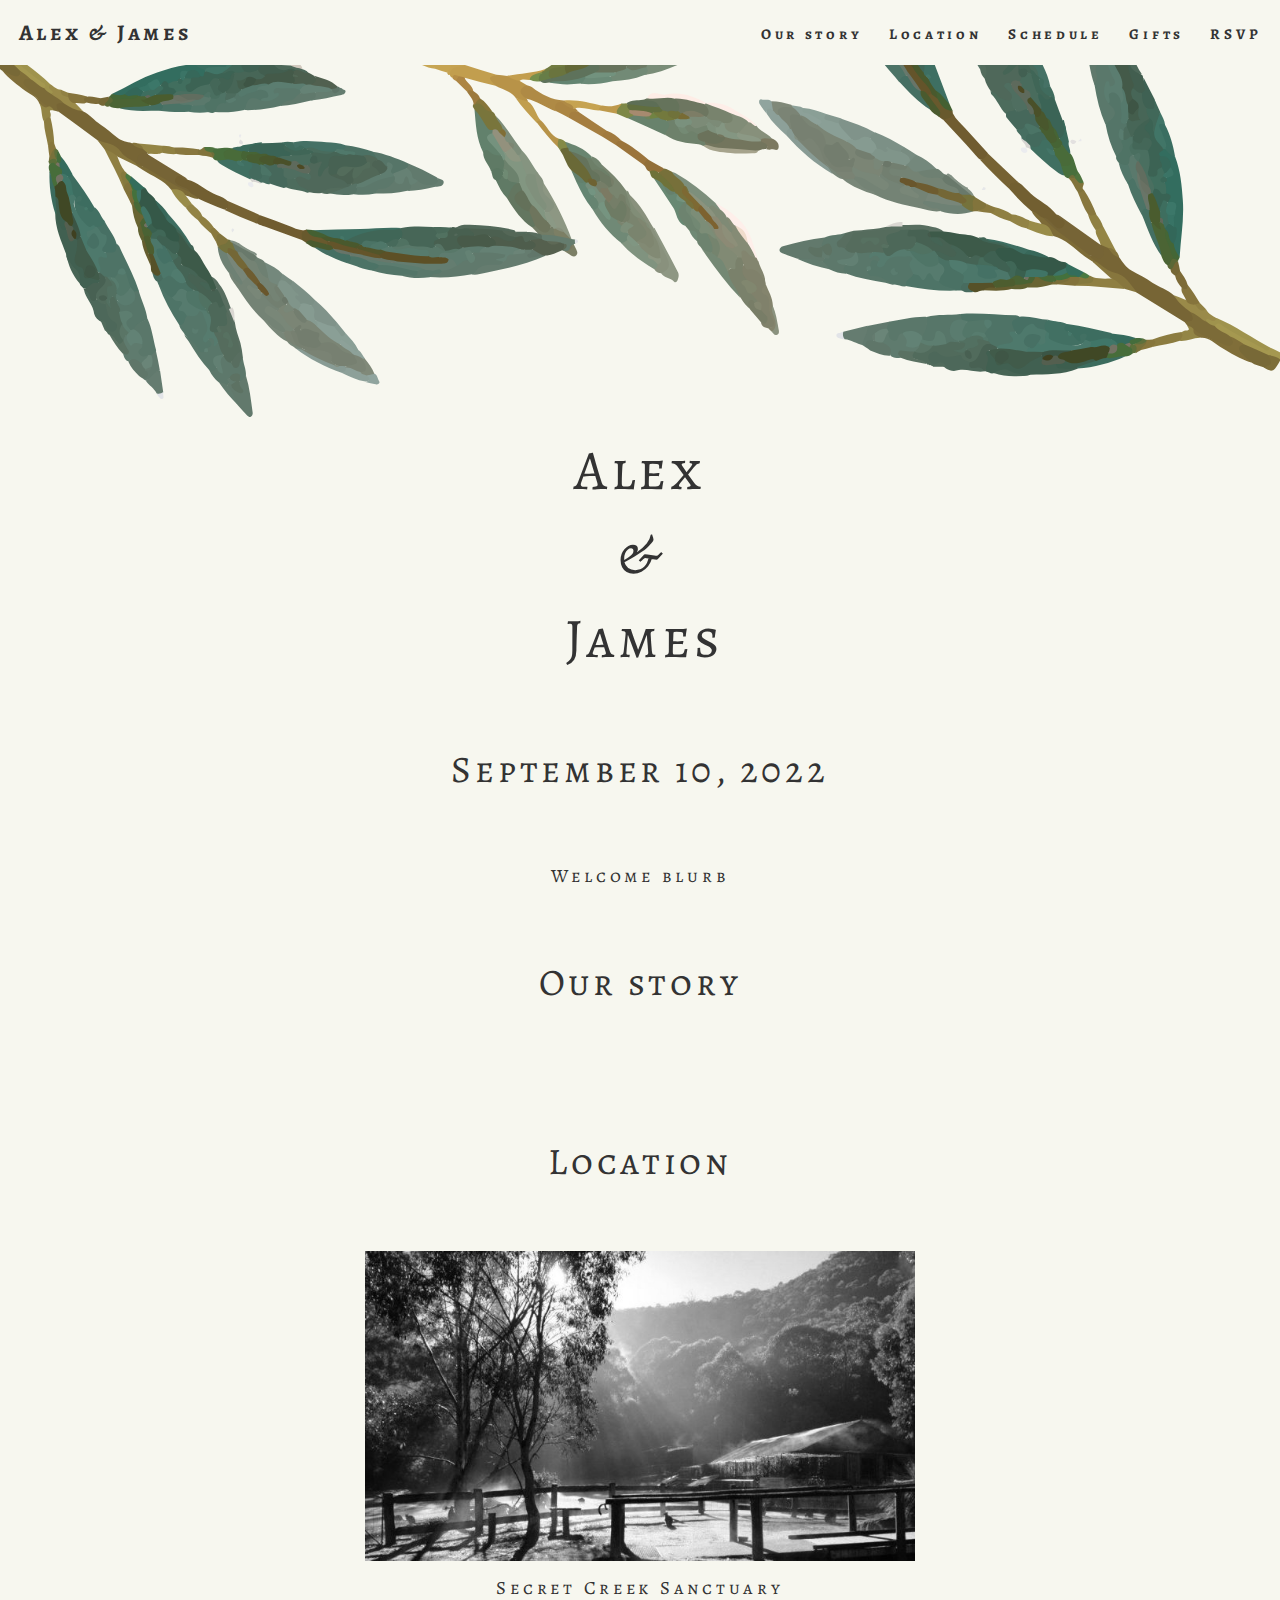
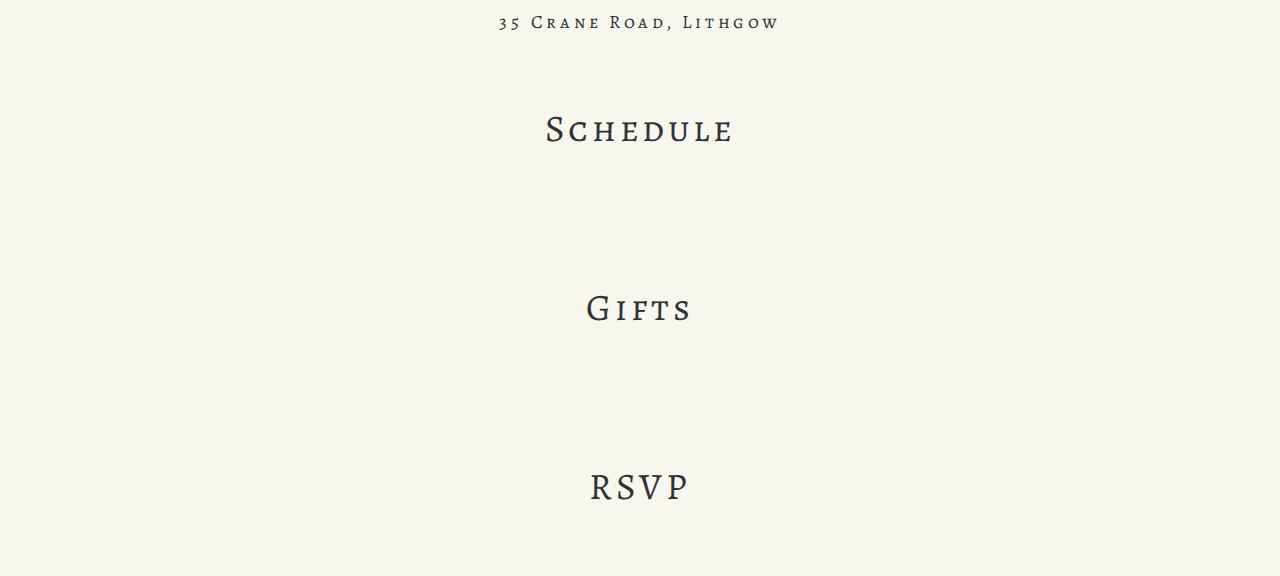
<file: index.html>
<?xml version="1.0" encoding="utf-8"?>
<!DOCTYPE html PUBLIC "-//W3C//DTD XHTML 1.0 Strict//EN"
"http://www.w3.org/TR/xhtml1/DTD/xhtml1-strict.dtd">
<html xmlns="http://www.w3.org/1999/xhtml" lang="en" xml:lang="en">
<head>
<meta http-equiv="Content-Type" content="text/html;charset=utf-8" />
<meta name="viewport" content="width=device-width, initial-scale=1" />
<title>Wedding website</title>
<meta name="generator" content="Org mode" />
<meta name="author" content="james" />
<link rel="stylesheet" type="text/css" href="static/wedding.css" />
<script type="text/javascript" src="static/wedding.js"></script>
<link rel="icon" type="image/ico" href="static/favicon.svg" />
<meta name="viewport" content="width=device-width, initial-scale=1.0">
<body onload="initPage();">
<script type="text/javascript">
/*
@licstart  The following is the entire license notice for the
JavaScript code in this tag.

Copyright (C) 2012-2020 Free Software Foundation, Inc.

The JavaScript code in this tag is free software: you can
redistribute it and/or modify it under the terms of the GNU
General Public License (GNU GPL) as published by the Free Software
Foundation, either version 3 of the License, or (at your option)
any later version.  The code is distributed WITHOUT ANY WARRANTY;
without even the implied warranty of MERCHANTABILITY or FITNESS
FOR A PARTICULAR PURPOSE.  See the GNU GPL for more details.

As additional permission under GNU GPL version 3 section 7, you
may distribute non-source (e.g., minimized or compacted) forms of
that code without the copy of the GNU GPL normally required by
section 4, provided you include this license notice and a URL
through which recipients can access the Corresponding Source.


@licend  The above is the entire license notice
for the JavaScript code in this tag.
*/
<!--/*--><![CDATA[/*><!--*/
 function CodeHighlightOn(elem, id)
 {
   var target = document.getElementById(id);
   if(null != target) {
     elem.cacheClassElem = elem.className;
     elem.cacheClassTarget = target.className;
     target.className = "code-highlighted";
     elem.className   = "code-highlighted";
   }
 }
 function CodeHighlightOff(elem, id)
 {
   var target = document.getElementById(id);
   if(elem.cacheClassElem)
     elem.className = elem.cacheClassElem;
   if(elem.cacheClassTarget)
     target.className = elem.cacheClassTarget;
 }
/*]]>*///-->
</script>
</head>
<body>
<div id="org-div-home-and-up">
 <a accesskey="h" href="index.html"> UP </a>
 |
 <a accesskey="H" href="index.html"> HOME </a>
</div><div id="content">
<h1 class="title">Wedding website</h1>
<div id="table-of-contents">
<h2>Table of Contents</h2>
<div id="text-table-of-contents">
<ul>
<li><a href="#orgb631a94">Alex &amp; James</a>
<ul>
<li><a href="#orgddaf007">September 10, 2022</a></li>
<li><a href="#orgc690446">Our story</a></li>
<li><a href="#org16d5dc3">Location</a></li>
<li><a href="#orgc5a7457">Schedule</a></li>
<li><a href="#org14d6aaf">Gifts</a></li>
<li><a href="#org8c62577">RSVP</a></li>
</ul>
</li>
</ul>
</div>
</div>
<p>
<div id='top'></div>
<object type="image/svg+xml" data="./static/branches-banner.svg" class="org-svg">
Sorry, your browser does not support SVG.</object>
</p>

<div id="outline-container-orgb631a94" class="outline-2">
<h2 id="orgb631a94">Alex &amp; James</h2>
<div class="outline-text-2" id="text-orgb631a94">
</div>
<div id="outline-container-orgddaf007" class="outline-3">
<h3 id="orgddaf007">September 10, 2022</h3>
<div class="outline-text-3" id="text-orgddaf007">
<p>
Welcome blurb
</p>
</div>
</div>

<div id="outline-container-orgc690446" class="outline-3">
<h3 id="orgc690446">Our story</h3>
</div>
<div id="outline-container-org16d5dc3" class="outline-3">
<h3 id="org16d5dc3">Location</h3>
<div class="outline-text-3" id="text-org16d5dc3">

<div class="figure">
<p><img src="./static/secret-creek.jpg" alt="secret-creek.jpg" />
</p>
</div>

<p>
<a href="https://goo.gl/maps/DM5VzDv9fmP75gJ97">Secret Creek Sanctuary</a>
</p>

<p>
35 Crane Road, Lithgow
</p>
</div>
</div>
<div id="outline-container-orgc5a7457" class="outline-3">
<h3 id="orgc5a7457">Schedule</h3>
</div>
<div id="outline-container-org14d6aaf" class="outline-3">
<h3 id="org14d6aaf">Gifts</h3>
</div>
<div id="outline-container-org8c62577" class="outline-3">
<h3 id="org8c62577">RSVP</h3>
</div>
</div>
</div>
</body>
</html>
</file>
<file: static/wedding.css>
@import url('https://fonts.googleapis.com/css2?family=Alegreya&family=Alegreya+SC&display=swap');

:root {
    --fg: #333;
    --bg:#f7f7ef;
    --teal: #005F5F;
}

#org-div-home-and-up {
  display: none;
}

*, ::before, ::after {
  box-sizing: border-box;
  font-family: Alegreya,Sans-serif;
  font-variant: small-caps;
  line-height: 1.8;
  letter-spacing: 0.2rem;
  font-size: 14pt;
  margin: 0;
  padding: 0;
  scroll-behavior: smooth;
}

html {
  background-color: var(--bg);
  height: 100vh;
}

#content {
  color: var(--fg);
  text-align: center;
  margin: 0;
  padding-top: 3.5rem;
  max-width: 100vw;
}

.title { display: none; }

h2 {
  font-size: 300%;
  font-weight: normal;
  line-height: 4.5rem;
  width: 5ch;
  margin: auto;
}

h3 {
  padding-top: 3rem;
  padding-bottom: 3rem;
  font-size: 200%;
  font-weight: normal;
}

.figure {
  width: 100%;
}
img {
  max-width: 100%;
  filter: grayscale(1);
  transition-duration: 1s;
}
img:hover {
  filter: grayscale(0);
}

a {
  color: var(--fg);
  text-decoration: none;
}
a:hover {
  color: grey;
}

p {
  width: 55ch;
  max-width: 90vw;
  margin: auto;
}

#table-of-contents {
  position: fixed;
  top: 0;
  left: 0;
  height: 3.5rem;
  width: 100%;
  text-align: left;
  background-color: var(--bg);
  z-index: 100;
  overflow-x: hidden;
}
#table-of-contents h2 {
  float: left;
  width: auto;
  font-size: 120%;
  line-height: 3.5rem;
  font-weight: bold;
  padding-left: 1rem;
  cursor: pointer;
}
#table-of-contents ul {
  height: 100%;
  line-height: 3.5rem;
  float: right;
}
#table-of-contents li {
  display: inline;
  padding-right: 1rem;
}
#table-of-contents a {
  font-size: 80%;
  font-weight: bold;
  text-decoration: none;
  color: var(--fg);
  cursor: pointer;
}
#table-of-contents a:hover {
  color: grey;
}
</file>
